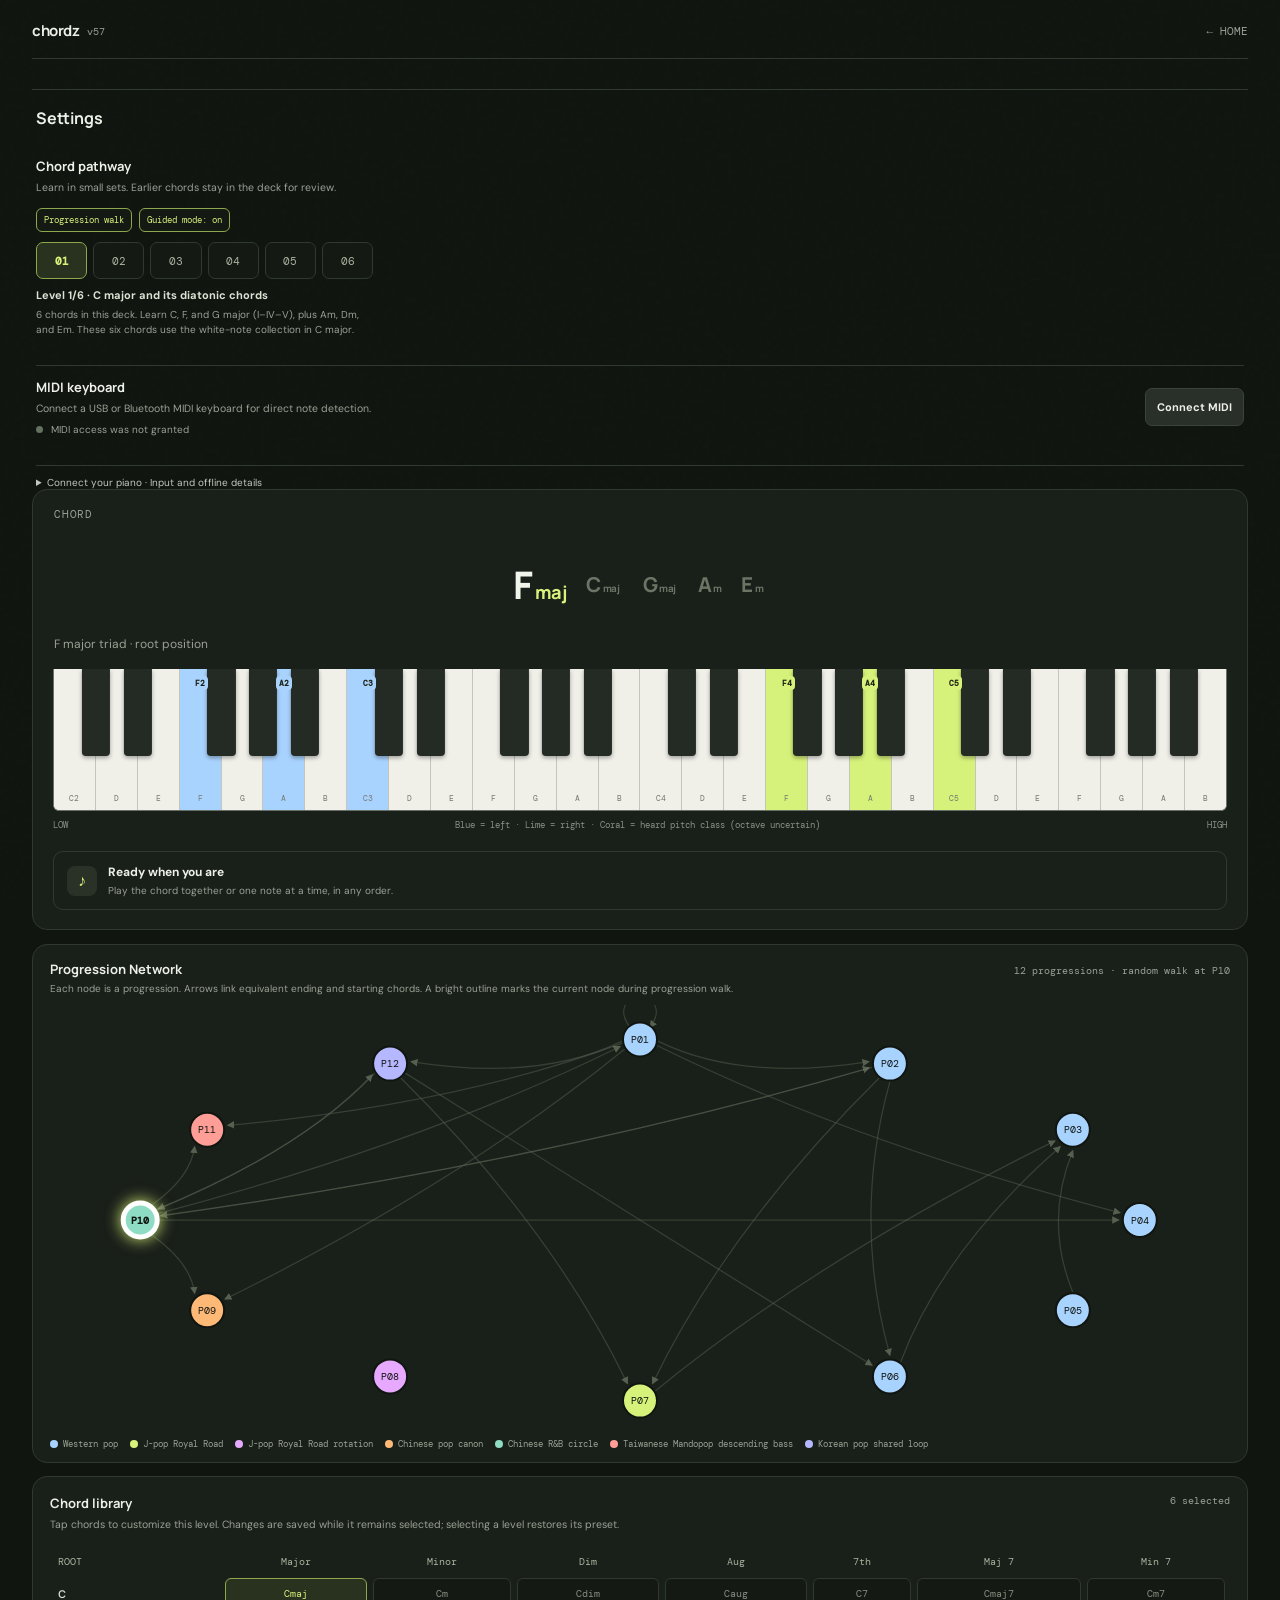
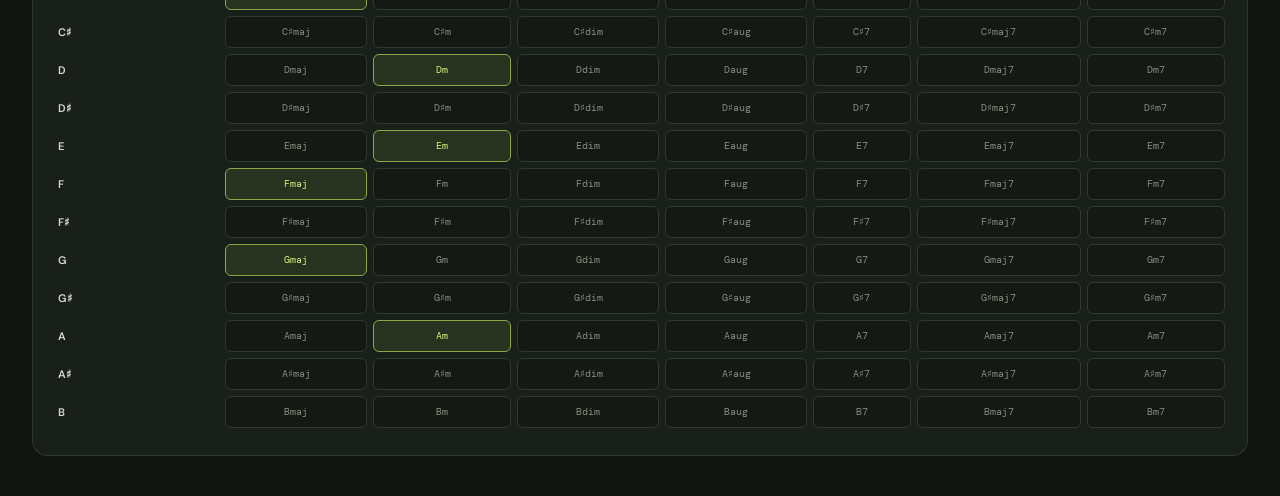
<file: vibe/chordz/index.html>
<!doctype html>
<html lang="en">
<head>
  <meta charset="utf-8">
  <meta name="viewport" content="width=device-width,initial-scale=1,viewport-fit=cover">
  <meta name="theme-color" content="#101510">
  <meta name="description" content="A pocket piano chord practice deck with direct MIDI keyboard input.">
  <link rel="manifest" href="manifest.json">
  <link rel="icon" href="icon.svg" type="image/svg+xml">
  <link rel="apple-touch-icon" href="icon.svg">
  <title>chordz — Piano Practice</title>
  <link rel="stylesheet" href="app.css">
</head>
<body>
  <div class="site">
    <header class="topbar"><div class="identity">chordz <span class="version">v57</span></div><a class="back" href="../">← HOME</a></header>
    <main>
      <section aria-label="Piano chord practice">
        <div class="trainer">
          <section class="practice-tools" aria-label="Settings">
            <h2 class="settings-title">Settings</h2>
            <div class="pathway-controls"><div class="pathway-heading"><div class="tool-heading"><h3 class="sidetitle">Chord pathway</h3><p class="sidecopy">Learn in small sets. Earlier chords stay in the deck for review.</p></div><div class="setting-toggles"><button class="deck-mode" id="deckModeBtn" type="button" aria-pressed="true">Progression walk</button><button class="guided-btn" id="guidedBtn" type="button" aria-pressed="true">Guided mode: on</button></div></div><div class="level-grid" id="levelGrid" aria-label="Choose a chord learning level"></div><div class="level-detail" id="levelDetail" aria-live="polite"><strong id="levelTitle"></strong><span id="levelSummary"></span></div></div>
            <div class="midi-controls"><div class="tool-heading"><h3 class="sidetitle">MIDI keyboard</h3><p class="sidecopy">Connect a USB or Bluetooth MIDI keyboard for direct note detection.</p></div><div class="midi-actions"><button class="action secondary" id="midiConnectBtn" type="button">Connect MIDI</button><select id="midiInputSelect" class="midi-select hidden" aria-label="Select MIDI keyboard"></select></div><div class="connection"><i class="midi-dot" id="midiDot"></i><span id="midiStatus">Connecting to MIDI…</span></div></div>
            <details class="privacy"><summary>Connect your piano · Input and offline details</summary><p>Connect a USB or Bluetooth MIDI keyboard in a browser that supports Web MIDI, then grant access if prompted. MIDI events are analyzed on this device and are never recorded or uploaded. After the first visit, the practice page is cached for offline use. MIDI access requires a secure context and a browser with Web MIDI support.</p></details>
          </section>
          <div class="columns">
            <article class="card">
              <div class="cardtop"><span><span id="cardLabel">Chord</span> <span id="round"></span></span></div>
              <div class="prompt"><div class="chord-sequence" id="chordSequence" aria-label="Chord sequence"></div><div class="quality" id="quality">C major triad · root position</div></div>
              <div class="keyboard-wrap"><div class="keyboard" id="keyboard" role="img" aria-label="Piano keyboard from C2 to B5, including left-hand and right-hand chord hints"></div><div class="keyfoot"><span>LOW</span><span>Blue = left · Lime = right · Coral = heard pitch class (octave uncertain)</span><span>HIGH</span></div></div>
              <div class="response" id="response"><div class="status-icon" id="statusIcon">♪</div><div class="status-copy"><div class="status-title" id="statusTitle">Ready when you are</div><div class="status-detail" id="statusDetail">Play the chord together or one note at a time, in any order.</div></div></div>
            </article>
            <section class="card progression-graph" aria-labelledby="graphTitle"><div class="graph-heading"><div><h2 class="graph-title" id="graphTitle">Progression Network</h2><p class="graph-description">Each node is a progression. Arrows link equivalent ending and starting chords. A bright outline marks the current node during progression walk.</p></div><p class="graph-status" id="graphStatus" aria-live="polite"></p></div><div class="graph-scroll" id="progressionGraph"></div><div class="graph-legend" id="progressionLegend" aria-label="Progression categories"></div></section>
          </div>
          <section class="card library"><div class="library-head"><div><h2 class="sidetitle">Chord library</h2><p class="sidecopy">Tap chords to customize this level. Changes are saved while it remains selected; selecting a level restores its preset.</p></div><span class="library-count" id="libraryCount"></span></div><div class="library-scroll"><table class="library-table" id="chordLibrary" aria-label="All chords, with the current level's selected chords highlighted"></table></div></section>
        </div>
      </section>
    </main>
  </div>
  <div class="toast" id="toast" role="status" aria-live="polite"></div>
  <script src="progressions.js"></script>
  <script src="progression-graph.js"></script>
  <script src="app.js"></script>
</body>
</html>
</file>
<file: vibe/chordz/app.css>
@import url('https://fonts.googleapis.com/css2?family=DM+Mono:wght@400;500&family=DM+Sans:wght@400;500;600;700&family=Manrope:wght@400;500;600;700;800&display=swap');

    :root {
  color-scheme:dark;
  --bg:#101510;
  --panel:#191f19;
  --line:#303930;
  --text:#edf0e7;
  --muted:#9aa295;
  --lime:#d7f27a;
  --mint:#90d6a2;
  --coral:#ff9478;
  --sans:'DM Sans',sans-serif;
  --display:Manrope,sans-serif;
  --mono:'DM Mono',monospace
}

    * {
  box-sizing:border-box
}
body {
  margin:0;
  background:var(--bg);
  color:var(--text);
  font-family:var(--sans);
  min-height:100svh
}
body:before {
  content:'';
  position:fixed;
  inset:0;
  pointer-events:none;
  opacity:.12;
  background-image:url("data:image/svg+xml,%3Csvg viewBox='0 0 180 180' xmlns='http://www.w3.org/2000/svg'%3E%3Cfilter id='n'%3E%3CfeTurbulence type='fractalNoise' baseFrequency='.9' numOctaves='3' stitchTiles='stitch'/%3E%3C/filter%3E%3Crect width='100%25' height='100%25' filter='url(%23n)' opacity='.11'/%3E%3C/svg%3E")
}

.site {
  width:100%;
  max-width:none;
  margin:auto;
  padding:20px clamp(16px,2.5vw,44px) 40px;
  position:relative
}
.topbar {
  display:flex;
  align-items:center;
  justify-content:space-between;
  gap:18px;
  border-bottom:1px solid var(--line);
  padding:0 0 17px;
  margin-bottom:30px
}
.identity {
  font:700 15px var(--display);
  letter-spacing:-.4px
}
.version {
  margin-left: 5px;
  color: var(--muted);
  font: 10px var(--mono);
  letter-spacing: 0;
  vertical-align: 1px;
}
.back {
  color:var(--muted);
  font:11px var(--mono);
  text-decoration:none
}
.back:hover {
  color:var(--lime)
}

.trainer {
  width:100%;
  margin:0 auto
}
.columns {
  display:grid;
  grid-template-columns:minmax(0,1fr);
  gap:0;
  align-items:start
}
.card {
  background:var(--panel);
  border:1px solid var(--line);
  border-radius:15px;
  overflow:hidden
}
.cardtop {
  padding:17px 21px 13px;
  display:flex;
  justify-content:space-between;
  align-items:center;
  gap:10px;
  color:var(--muted);
  font:11px var(--mono);
  text-transform:uppercase;
  letter-spacing:.8px
}
.deck-mode {
  padding:5px 7px;
  border:1px solid var(--line);
  border-radius:6px;
  background:#141914;
  color:#aab49f;
  font:9px var(--mono);
  text-transform:none;
  letter-spacing:0;
  cursor:pointer
}
.deck-mode[aria-pressed="true"] {
  border-color:#8da84c;
  color:var(--lime)
}
.prompt {
  padding:6px 21px 17px
}
.chord-sequence {
  position:relative;
  display:flex;
  align-items:center;
  justify-content:center;
  gap:clamp(6px,1.8vw,15px);
  min-height:88px;
  overflow:hidden
}
.sequence-chord {
  flex:0 1 auto;
  min-width:0;
  color:#aab49f;
  opacity:.58;
  transform:scale(.82);
  animation:sequence-enter .28s ease both
}
.sequence-chord.current {
  color:#f1f4ea;
  opacity:1;
  transform:scale(1);
  animation-name:sequence-current-enter
}
.sequence-name {
  display:flex;
  align-items:baseline;
  gap:3px;
  font:750 clamp(22px,4.5vw,38px)/1 var(--display);
  letter-spacing:-1.5px;
  white-space:nowrap
}
.sequence-quality {
  color:var(--lime);
  font-size:.48em;
  letter-spacing:-.2px
}
.sequence-chord:not(.current) .sequence-name {
  font-size:clamp(15px,3.2vw,25px)
}
.sequence-chord:not(.current) .sequence-quality {
  color:#aab49f
}
.queue-advance .sequence-chord {
  animation:sequence-advance .32s cubic-bezier(.2,.7,.25,1) both
}
@keyframes sequence-enter {
  from {opacity:0;transform:translateX(9px) scale(.82)}
  to {opacity:.58;transform:translateX(0) scale(.82)}
}
@keyframes sequence-current-enter {
  from {opacity:0;transform:translateX(9px) scale(.9)}
  to {opacity:1;transform:translateX(0) scale(1)}
}
@keyframes sequence-advance {
  from {opacity:0;transform:translateX(20px) scale(.82)}
  to {opacity:.58;transform:translateX(0) scale(.82)}
}
.queue-advance .sequence-chord.current {
  animation:sequence-current .32s cubic-bezier(.2,.7,.25,1) both
}
.sequence-exit {
  position:absolute;
  z-index:2;
  left:50%;
  top:50%;
  pointer-events:none;
  transform:translate(-50%,-50%);
  animation:sequence-exit .32s ease-in both!important
}
@keyframes sequence-exit {
  to {opacity:0;transform:translate(calc(-50% - 34px),-50%) scale(.82)}
}
@keyframes sequence-current {
  from {opacity:.55;transform:translateX(20px) scale(.84)}
  to {opacity:1;transform:translateX(0) scale(1)}
}
.quality {
  font-size:12px;
  color:var(--muted);
  margin-top:8px
}
.keyboard-wrap {
  padding:0 20px 20px
}
.keyboard {
  height:142px;
  display:flex;
  position:relative;
  overflow:hidden;
  border:1px solid #687067;
  border-top:0;
  border-radius:0 0 6px 6px;
  background:#f0efe8
}
.key {
  flex:1;
  min-width:0;
  position:relative;
  background:#f0efe8;
  border-right:1px solid #c4c5bb
}
.key:last-child {
  border:0
}
.key.target {
  background:var(--lime)
}
.key.registered {
  background:#88d8a7;
  box-shadow:inset 0 -5px #4d9b68
}
.key.registered.target {
  background:#8ce0ad
}
.keylabel {
  position:absolute;
  bottom:7px;
  width:100%;
  text-align:center;
  color:#77796f;
  font:8px var(--mono)
}
.black {
  z-index:2;
  position:absolute;
  top:0;
  width:2.4%;
  height:62%;
  transform:translateX(-50%);
  border-radius:0 0 4px 4px;
  background:#242a24;
  box-shadow:0 2px 4px #0005
}
.black.target {
  background:#9fb940
}
.black.registered {
  background:#59aa79;
  box-shadow:inset 0 -4px #32724b,0 2px 4px #0005
}
.keyfoot {
  display:flex;
  justify-content:space-between;
  color:#899286;
  font:9px var(--mono);
  margin-top:8px
}
.response {
  margin:0 20px 19px;
  padding:12px 13px;
  border:1px solid var(--line);
  border-radius:10px;
  min-height:59px;
  display:flex;
  align-items:center;
  gap:11px
}
.response.good {
  background:#1b2a20;
  border-color:#547a5b
}
.status-icon {
  width:30px;
  height:30px;
  border-radius:8px;
  background:#2a3228;
  color:var(--lime);
  display:grid;
  place-items:center;
  flex:none
}
.status-copy {
  flex:1
}
.status-title {
  font-size:12px;
  font-weight:700
}
.status-detail {
  font-size:10px;
  color:var(--muted);
  margin-top:4px
}
.next {
  background:var(--lime);
  color:#1b2113;
  border:0;
  border-radius:7px;
  padding:9px 11px;
  font:700 11px var(--sans);
  white-space:nowrap;
  cursor:pointer
}
.hidden {
  display:none!important
}
.sidetitle {
  font:700 13px var(--display);
  margin:0 0 5px
}
.sidecopy {
  font-size:10.5px;
  line-height:1.55;
  color:var(--muted);
  margin:0
}
.action {
  padding:11px;
  background:var(--lime);
  border:0;
  border-radius:7px;
  color:#1b2113;
  font:700 11px var(--sans);
  cursor:pointer
}
.action.secondary {
  background:#292f29;
  border:1px solid #3b443a;
  color:var(--text)
}
.connection {
  display:flex;
  gap:8px;
  align-items:flex-start;
  margin-top:10px;
  color:var(--muted);
  font-size:10px;
  line-height:1.4
}
.tips {
  display:grid;
  grid-template-columns:1fr 1fr;
  gap:8px;
  margin-top:11px
}
.tip {
  border:1px solid var(--line);
  border-radius:8px;
  padding:9px;
  color:var(--muted);
  font-size:9.5px;
  line-height:1.5
}
.tip b {
  display:block;
  color:#d5dbd0;
  margin-bottom:3px
}
.privacy {
  margin-top:11px;
  border-top:1px solid var(--line);
  padding-top:10px
}
.privacy summary {
  cursor:pointer;
  color:#c1c9bc;
  font-size:10px
}
.privacy p {
  font-size:10px;
  line-height:1.5;
  color:var(--muted);
  margin:9px 0 0
}
.toast {
  position:fixed;
  z-index:5;
  bottom:20px;
  left:50%;
  transform:translate(-50%,15px);
  opacity:0;
  pointer-events:none;
  background:#252d24;
  border:1px solid #465342;
  color:#eff2e9;
  border-radius:9px;
  padding:10px 13px;
  font-size:11px;
  transition:.2s;
  max-width:90vw;
  text-align:center
}
.toast.show {
  opacity:1;
  transform:translate(-50%,0)
}

.setting-toggles {
  display:flex;
  gap:7px;
  align-items:center;
  flex:none
}
.guided-btn {
  padding:5px 7px;
  border:1px solid var(--line);
  border-radius:6px;
  background:#141914;
  color:#aab49f;
  font:9px var(--mono);
  cursor:pointer;
  white-space:nowrap
}
.guided-btn[aria-pressed="true"] {
  border-color:#8da84c;
  color:var(--lime)
}

    .key-guide,.black-guide {
  position:absolute;
  left:50%;
  transform:translateX(-50%);
  z-index:4;
  white-space:nowrap;
  border-radius:4px;
  padding:2px 3px;
  color:#1b2113;
  font:700 8px var(--mono);
  pointer-events:none
}
.key-guide {
  top:7px
}
.black-guide {
  top:4px
}
.target.hand-left,.guide-left {
  background:#a9d3ff
}
.target.hand-right,.guide-right {
  background:#d7f27a
}
.key.registered,.key.registered.target {
  background:var(--coral);
  box-shadow:inset 0 -5px #b05f4c
}
.black.registered,.black.registered.target {
  background:var(--coral);
  box-shadow:inset 0 -4px #b05f4c,0 2px 4px #0005
}

    .level-grid {
  display:grid;
  grid-template-columns:repeat(5,minmax(0,1fr));
  gap:6px;
  margin-top:13px
}
.level-chip {
  min-height:37px;
  border:1px solid var(--line);
  border-radius:7px;
  background:#141914;
  color:#aab39f;
  font:11px var(--mono);
  cursor:pointer
}
.level-chip:hover {
  border-color:#64734b;
  color:var(--text)
}
.level-chip.current {
  background:#28321f;
  border-color:#8da84c;
  color:var(--lime);
  font-weight:700
}
.level-chip:focus-visible {
  outline:2px solid var(--lime);
  outline-offset:2px
}
.level-detail {
  margin-top:12px;
  color:var(--muted);
  font-size:10px;
  line-height:1.5
}
.level-detail strong {
  display:block;
  color:#dce3d3;
  font-size:11px;
  margin-bottom:3px
}

.progression-graph {
  margin-top:14px;
  padding:15px 17px 12px
}
.practice-tools {
  display:grid;
  grid-template-columns:minmax(260px,.8fr) minmax(0,2fr);
  gap:28px;
  align-items:start;
  margin-top:18px;
  padding:17px 4px 0;
  border-top:1px solid var(--line)
}
.settings-title {
  grid-column:1 / -1;
  margin:0;
  font:700 16px var(--display)
}
.practice-tools > .privacy {
  grid-column:1 / -1;
  margin-top:0
}
.tool-heading {
  min-width:0
}
.pathway-controls {
  min-width:0
}
.pathway-heading {
  display:flex;
  justify-content:space-between;
  align-items:center;
  gap:12px;
  flex-wrap:wrap
}
.pathway-controls .level-grid {
  grid-template-columns:repeat(6,minmax(0,1fr));
  margin-top:10px
}
.pathway-controls .level-detail {
  margin-top:8px
}
.midi-controls {
  grid-column:1 / -1;
  display:grid;
  grid-template-columns:minmax(0,1fr) auto;
  align-items:center;
  column-gap:16px;
  padding-top:12px;
  border-top:1px solid var(--line)
}
.midi-actions {
  grid-column:2;
  grid-row:1 / span 2;
  display:flex;
  align-items:center;
  gap:10px
}
.midi-select {
  max-width:min(260px,35vw);
  padding:9px 10px;
  border:1px solid var(--line);
  border-radius:7px;
  background:#141914;
  color:var(--text);
  font:11px var(--sans)
}
.midi-controls .connection {
  grid-column:1;
  margin-top:6px
}
.midi-dot {
  width:7px;
  height:7px;
  border-radius:50%;
  background:#65715f;
  margin-top:3px;
  flex:none
}
.midi-dot.live {
  background:var(--mint);
  box-shadow:0 0 0 3px #90d6a21b
}
.graph-heading {
  display:flex;
  justify-content:space-between;
  align-items:baseline;
  gap:10px
}
.graph-title {
  margin:0;
  font:700 13px var(--display)
}
.graph-description,.graph-status {
  margin:4px 0 0;
  color:var(--muted);
  font-size:10px;
  line-height:1.45
}
.graph-status {
  font-family:var(--mono)
}
.graph-scroll {
  overflow:auto;
  max-height:70vh;
  margin:8px -5px 0
}
.progression-svg {
  display:block;
  width:auto;
  min-width:0;
  height:auto;
  max-height:none
}
.graph-edge {
  fill:none;
  stroke:#586453;
  stroke-width:1.25;
  opacity:.48
}
.graph-edge.active {
  stroke:#d7f27a;
  stroke-width:2.1;
  opacity:.95
}
.graph-node {
  cursor:pointer;
  outline:none
}
.graph-node circle {
  stroke:#101510;
  stroke-width:2
}
.graph-node text {
  font:10px var(--mono);
  fill:#101510;
  text-anchor:middle;
  dominant-baseline:central;
  pointer-events:none
}
.graph-node.dim {
  opacity:.25
}
.graph-node.selected circle {
  stroke:#f2f5ea;
  stroke-width:3
}
.graph-node.walk-current circle {
  stroke:#fff;
  stroke-width:5;
  filter:drop-shadow(0 0 8px #d7f27a)
}
.graph-node.walk-current text {
  font-weight:800
}
.graph-node:focus-visible circle {
  stroke:#fff;
  stroke-width:3
}
.graph-legend {
  display:flex;
  flex-wrap:wrap;
  gap:6px 12px;
  margin-top:3px;
  color:var(--muted);
  font:9px var(--mono)
}
.graph-legend span {
  display:flex;
  align-items:center;
  gap:5px
}
.graph-legend i {
  width:8px;
  height:8px;
  border-radius:50%
}
.graph-empty {
  padding:25px 8px;
  text-align:center;
  color:var(--muted);
  font-size:11px
}

    .library {
  margin-top:13px;
  padding:17px
}
.library-head {
  display:flex;
  justify-content:space-between;
  align-items:flex-start;
  gap:12px;
  margin-bottom:13px
}
.library-count {
  color:var(--muted);
  font:10px var(--mono);
  white-space:nowrap
}
.library-scroll {
  overflow-x:auto;
  padding-bottom:5px
}
.library-table {
  border-collapse:separate;
  border-spacing:4px;
  min-width:690px;
  width:100%;
  font-size:10px
}
.library-table th {
  color:#aab39f;
  font:10px var(--mono);
  text-align:center;
  padding:5px 4px
}
.library-table th:first-child {
  text-align:left;
  min-width:45px
}
.library-table td {
  text-align:center
}
.library-chord {
  width:100%;
  min-height:32px;
  padding:5px 3px;
  border:1px solid var(--line);
  border-radius:6px;
  background:#141914;
  color:#869080;
  font:10px var(--mono);
  cursor:pointer
}
.library-chord.selected {
  background:#28321f;
  border-color:#8da84c;
  color:var(--lime)
}
.library-chord:hover {
  border-color:#829451;
  color:var(--text)
}
.library-chord:focus-visible {
  outline:2px solid var(--lime);
  outline-offset:1px
}
.library-key {
  color:#d5dbd0!important;
  text-align:left!important;
  font:600 11px var(--sans)!important;
  white-space:nowrap
}

    @media(max-width:720px) {
  .site {
    padding:15px 16px max(24px,env(safe-area-inset-bottom))
  }
  .topbar {
    margin-bottom:24px
  }
  .columns {
    grid-template-columns:1fr;
    gap:0
  }
  .practice-tools {
    grid-template-columns:1fr;
    gap:18px
  }
  .midi-controls {
    grid-template-columns:minmax(0,1fr) auto
  }
  .keyboard {
    height:108px
  }
  }

    @media(max-width:390px) {
  .identity {
    font-size:13px
  }
  .site {
    padding-left:13px;
    padding-right:13px
  }
  .response {
    margin-left:13px;
    margin-right:13px
  }
  .keyboard-wrap {
    padding-left:14px;
    padding-right:14px
  }
  }
</file>
